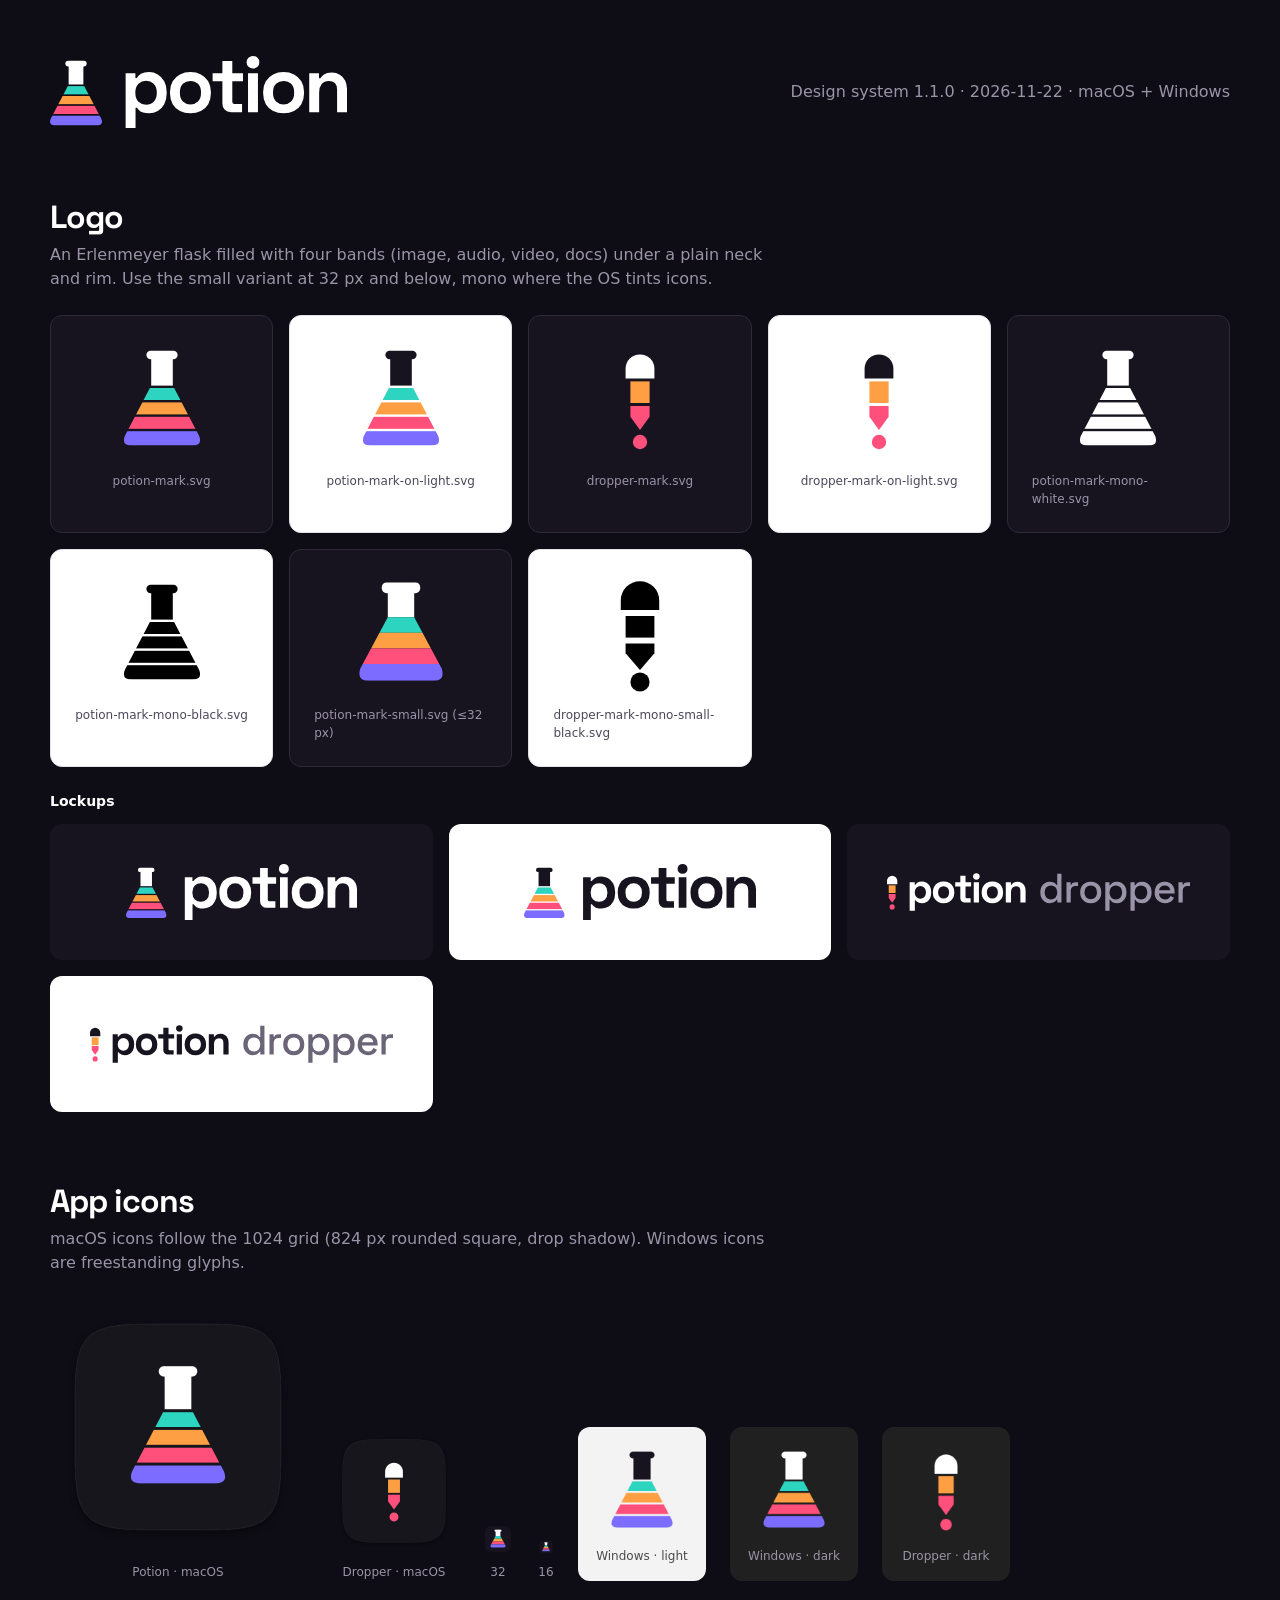
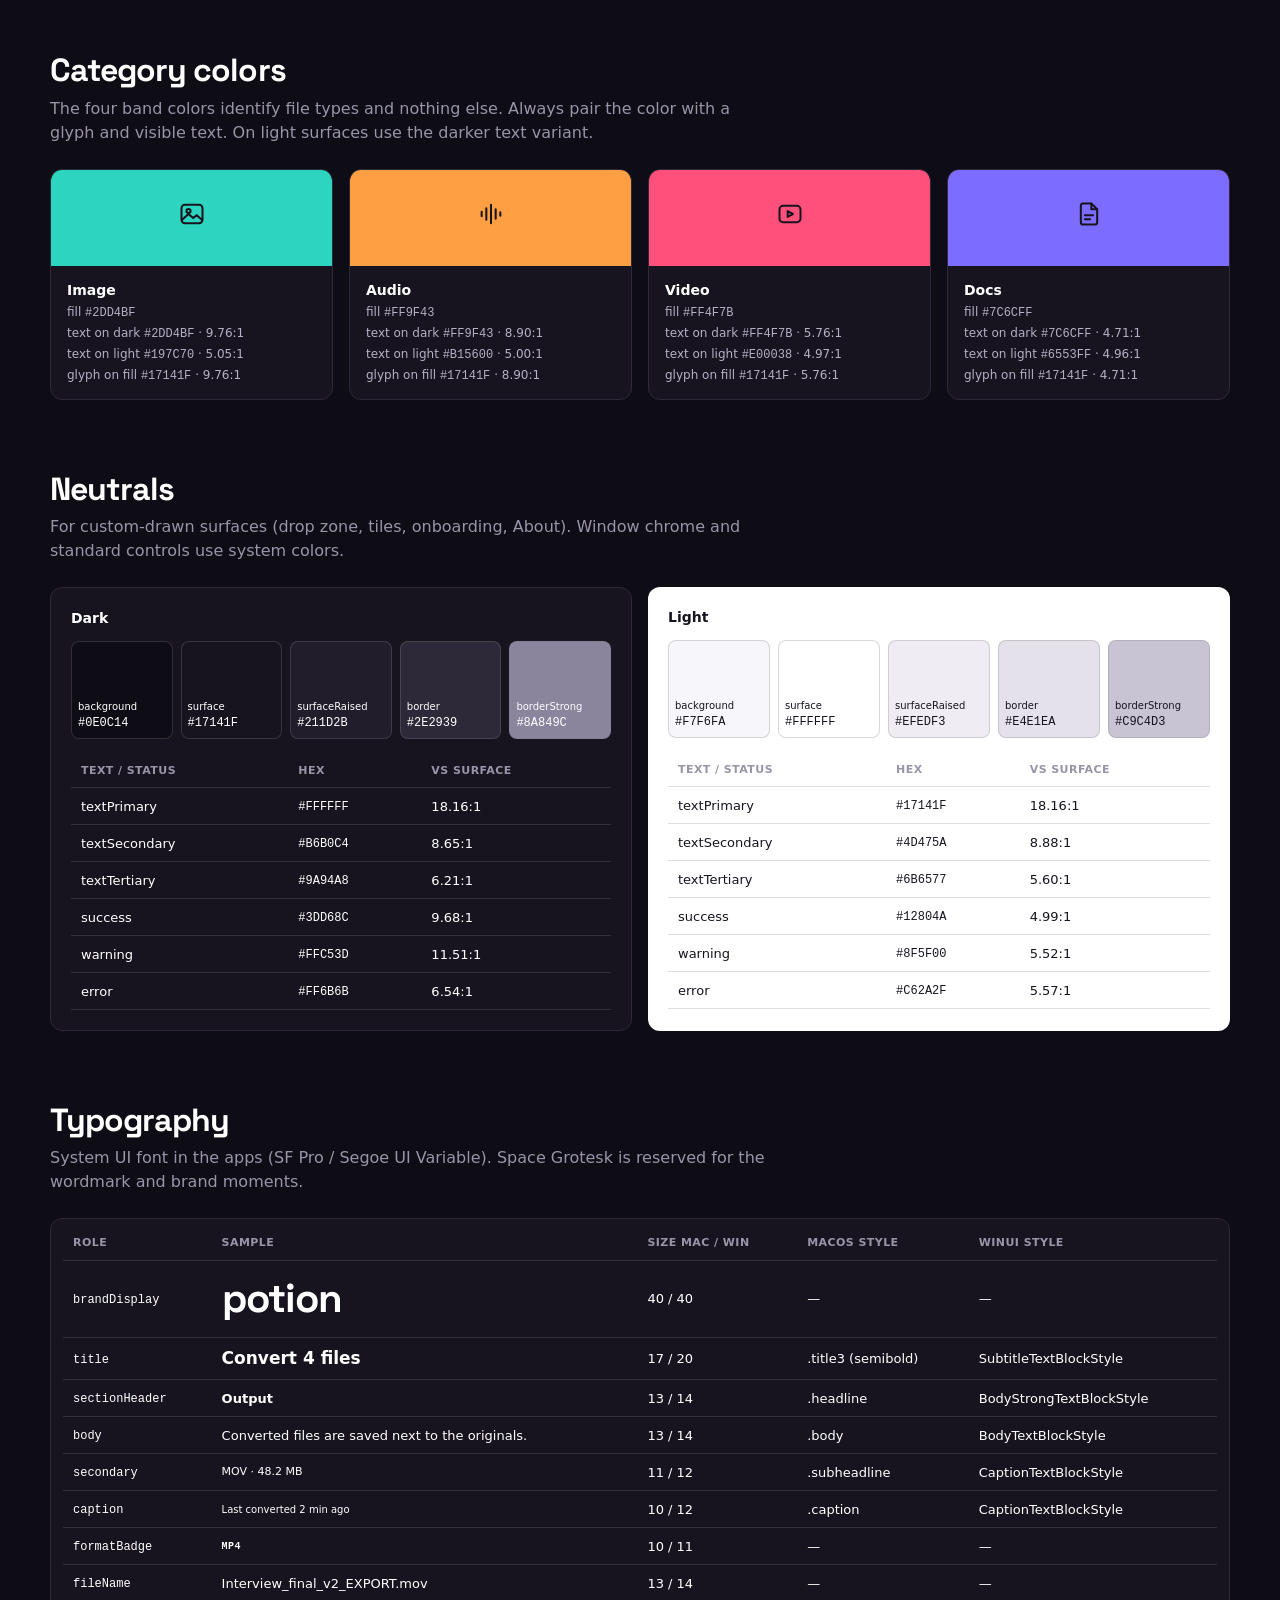
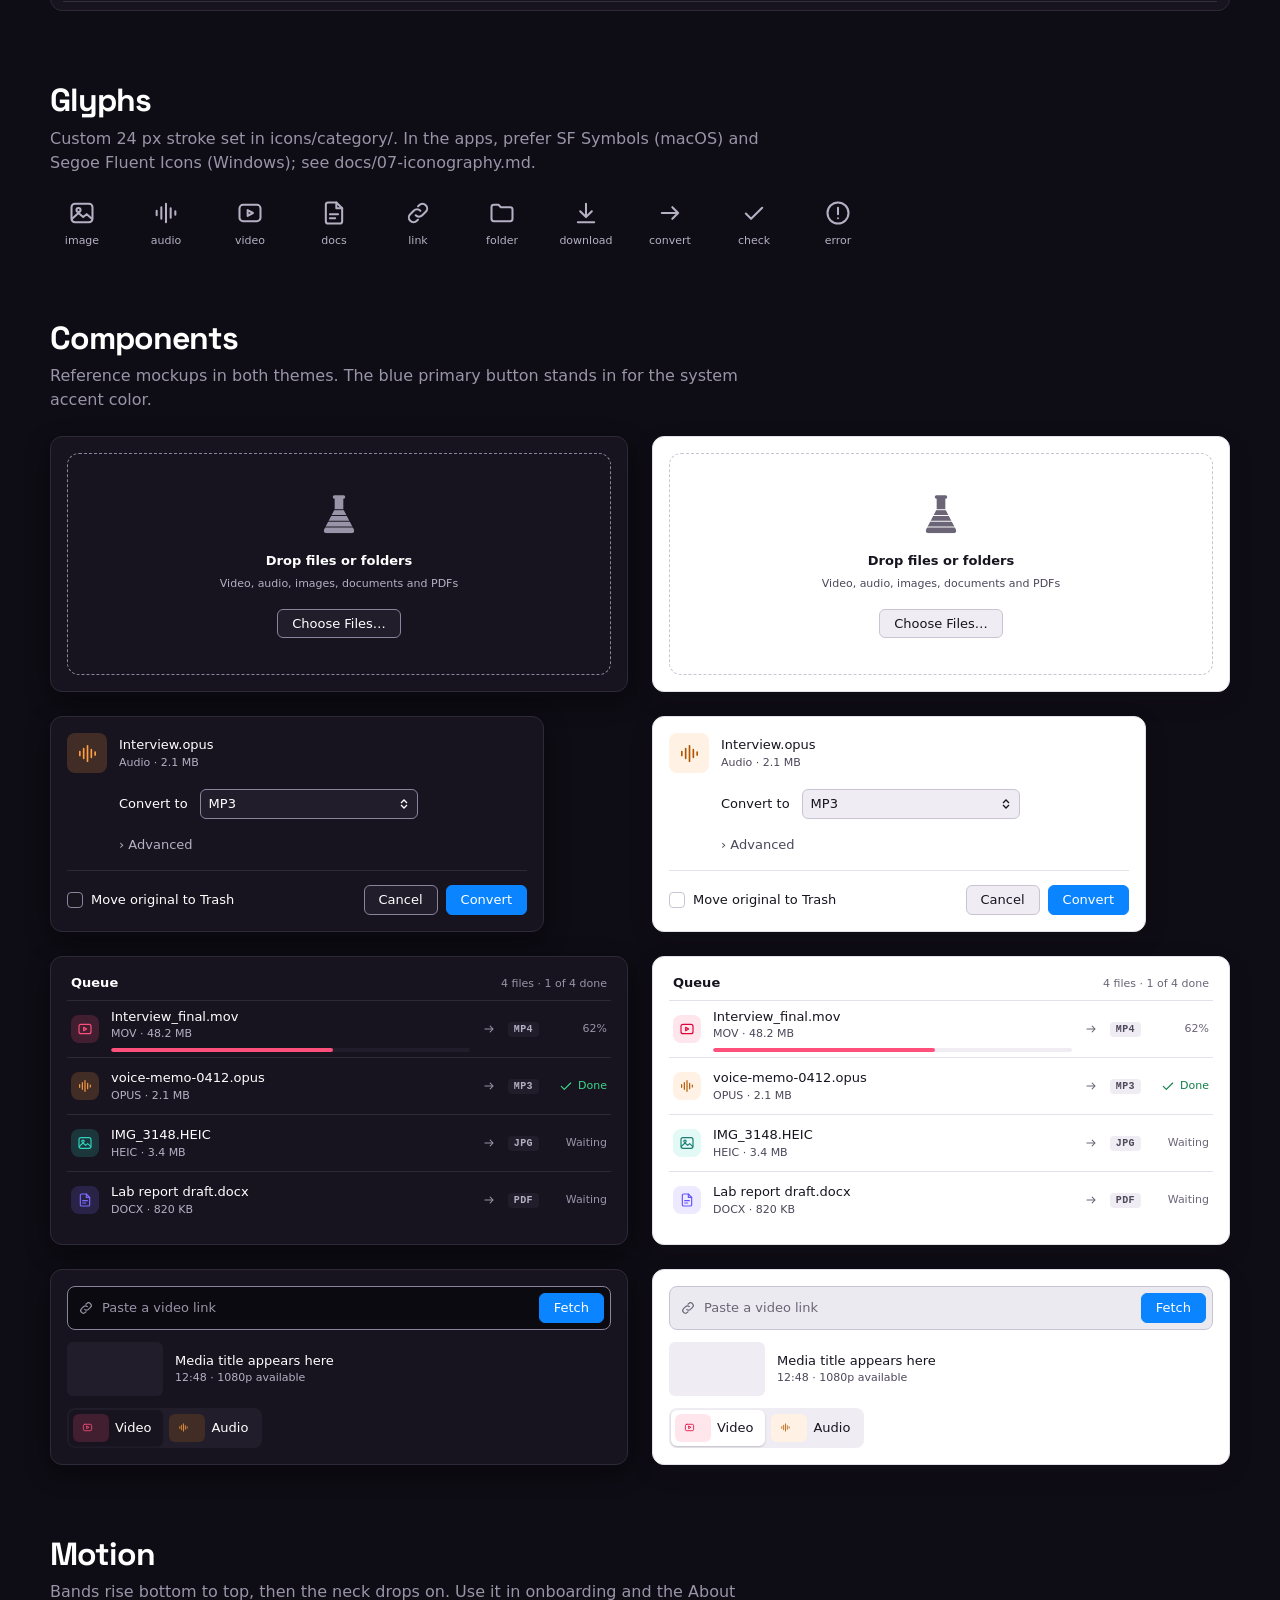
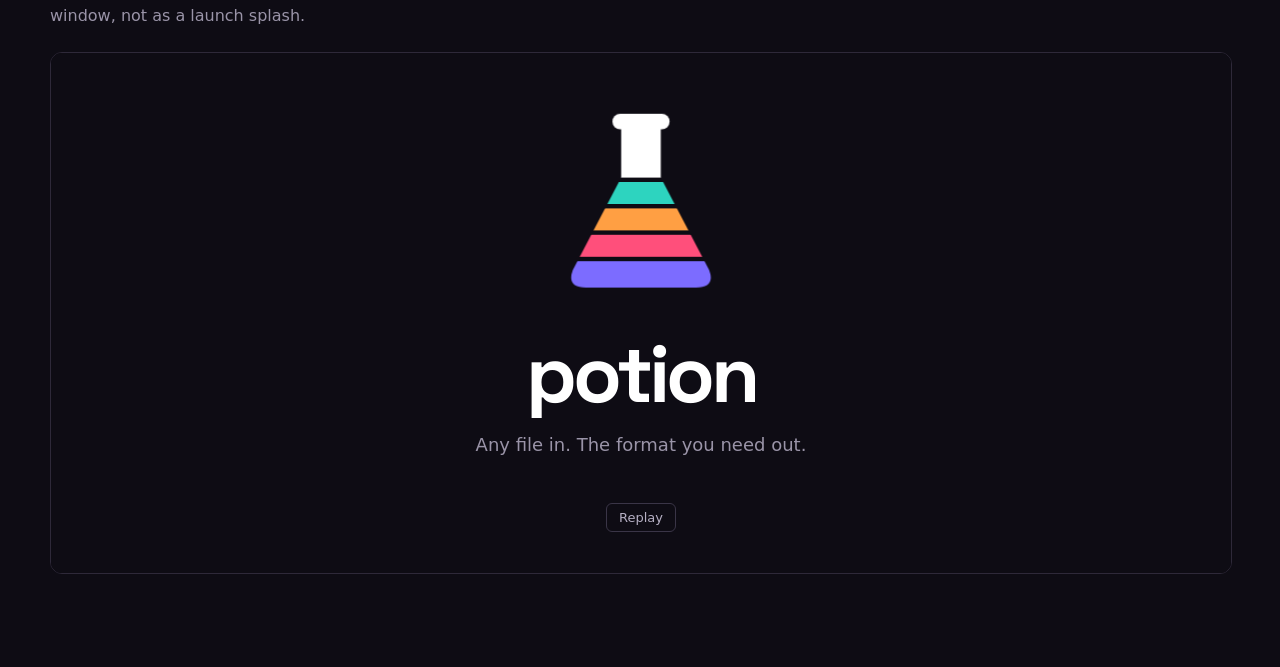
<file: design-system/preview/index.html>
<!doctype html>
<html lang="en">
<head>
<meta charset="utf-8">
<meta name="viewport" content="width=device-width,initial-scale=1">
<title>Potion Design System 1.1.0</title>
<link rel="stylesheet" href="../tokens/tokens.css">
<style>
body{margin:0;background:#0E0C14;color:#fff;font-family:var(--potion-font-ui);line-height:1.5}
.wrap{max-width:1180px;margin:0 auto;padding:56px 32px 96px}
header{display:flex;align-items:center;justify-content:space-between;gap:24px;flex-wrap:wrap;margin-bottom:56px}
header img{height:72px}
header p{margin:0;color:#9A94A8}
h2{font:700 32px/1.1 var(--potion-font-brand);letter-spacing:-0.03em;margin:72px 0 8px}
h2+p{color:#9A94A8;margin:0 0 24px;max-width:720px}
h3{font-size:14px;margin:0 0 12px}
code{font-family:var(--potion-font-mono);font-size:12px}
.grid{display:grid;grid-template-columns:repeat(auto-fill,minmax(220px,1fr));gap:16px}
.card-l{border-radius:12px;padding:24px;display:flex;flex-direction:column;align-items:center;gap:12px;font-size:12px;color:#9A94A8;border:1px solid #2E2939}
.card-l.d{background:#17141F} .card-l.l{background:#fff;color:#4D475A;border-color:#E4E1EA}
.card-l img{height:120px}
.lockups{display:grid;grid-template-columns:repeat(auto-fit,minmax(320px,1fr));gap:16px}
.lockups div{border-radius:12px;padding:40px;display:flex;align-items:center;justify-content:center}
.lockups img{height:56px;max-width:100%}
.cats{display:grid;grid-template-columns:repeat(auto-fit,minmax(250px,1fr));gap:16px}
.cat{background:#17141F;border:1px solid #2E2939;border-radius:12px;overflow:hidden}
.cat .sw{height:96px;display:flex;align-items:center;justify-content:center}
.cat .meta{padding:14px 16px;display:flex;flex-direction:column;gap:2px;font-size:12px;color:#B6B0C4}
.cat .meta strong{color:#fff;font-size:14px}
.neutrals{display:grid;grid-template-columns:repeat(auto-fit,minmax(420px,1fr));gap:16px}
.neutral{border-radius:12px;padding:20px} .neutral.dark{background:#17141F;border:1px solid #2E2939} .neutral.light{background:#fff;color:#17141F}
.nrow{display:flex;gap:8px;margin-bottom:16px}
.nsw{flex:1;height:84px;border-radius:8px;display:flex;align-items:flex-end;padding:6px;font-size:10px;border:1px solid rgba(128,128,128,.3)}
.neutral.dark .nsw span{color:#fff} .neutral.light .nsw span{color:#17141F}
table{width:100%;border-collapse:collapse;font-size:13px} th,td{text-align:left;padding:8px 10px;border-bottom:1px solid rgba(128,128,128,.25);vertical-align:middle}
th{font-size:11px;text-transform:uppercase;letter-spacing:.04em;color:#9A94A8}
.typetable{background:#17141F;border:1px solid #2E2939;border-radius:12px;padding:8px 12px}
.comps{display:grid;grid-template-columns:repeat(auto-fit,minmax(460px,1fr));gap:24px}
.win{background:var(--potion-surface);color:var(--potion-textPrimary);border:1px solid var(--potion-border);border-radius:12px;padding:16px;box-shadow:var(--potion-shadow-popover)}
.tile{display:inline-flex;align-items:center;justify-content:center;border-radius:8px;flex-shrink:0}
.fname{font-weight:500;font-size:13px;white-space:nowrap;overflow:hidden;text-overflow:ellipsis}
.fmeta{font-size:11px;color:var(--potion-textSecondary)}
.qhead{display:flex;justify-content:space-between;align-items:baseline;font-size:13px;padding:0 4px 8px;border-bottom:1px solid var(--potion-border)}
.qhead span{font-size:11px;color:var(--potion-textTertiary)}
.qrow{display:flex;align-items:center;gap:12px;height:56px;padding:0 4px;border-bottom:1px solid var(--potion-border)}
.qrow:last-child{border-bottom:0}
.qmain{flex:1;min-width:0}
.bar{height:4px;border-radius:2px;background:var(--potion-surfaceRaised);margin-top:5px;overflow:hidden} .bar i{display:block;height:100%;border-radius:2px}
.arrow{color:var(--potion-textTertiary);display:inline-flex}
.badge{font:600 10px var(--potion-font-mono);letter-spacing:.04em;padding:2px 6px;border-radius:4px;background:var(--potion-surfaceRaised);color:var(--potion-textSecondary)}
.st{font-size:11px;color:var(--potion-textTertiary);width:56px;text-align:right}
.ok{font-size:11px;color:var(--potion-success);display:inline-flex;align-items:center;gap:4px;width:56px;justify-content:flex-end}
.sheet{max-width:460px;display:flex;flex-direction:column;gap:16px}
.srow{display:flex;gap:12px;align-items:center}
.field{display:flex;align-items:center;gap:12px;font-size:13px;padding-left:52px}
.popup{display:inline-flex;align-items:center;justify-content:space-between;gap:8px;min-width:200px;padding:4px 8px;border-radius:6px;background:var(--potion-surfaceRaised);border:1px solid var(--potion-borderStrong);font-size:13px}
.disclosure{font-size:13px;color:var(--potion-textSecondary);padding-left:52px}
.sfoot{display:flex;justify-content:space-between;align-items:center;border-top:1px solid var(--potion-border);padding-top:14px;font-size:13px}
.chk{display:flex;align-items:center;gap:8px} .box{width:14px;height:14px;border-radius:4px;border:1px solid var(--potion-borderStrong)}
.btns{display:flex;gap:8px}
.btn{display:inline-block;font-size:13px;padding:4px 14px;border-radius:6px;background:var(--potion-surfaceRaised);border:1px solid var(--potion-borderStrong)}
.btn.primary{background:#0A84FF;border-color:#0A84FF;color:#fff}
.dz{display:flex} .dzin{flex:1;min-height:220px;border:1.5px dashed var(--potion-borderStrong);border-radius:12px;display:flex;flex-direction:column;align-items:center;justify-content:center;gap:6px;font-size:13px}
.dzmark{color:var(--potion-textTertiary);width:48px;height:48px;margin-bottom:6px} .dzmark svg{width:48px;height:48px}
.dzin .btn{margin-top:10px}
.dr{display:flex;flex-direction:column;gap:12px}
.url{display:flex;align-items:center;gap:8px;padding:6px 6px 6px 10px;border-radius:8px;border:1px solid var(--potion-borderStrong);background:var(--potion-surfaceSunken)}
.url .ic{color:var(--potion-textTertiary);display:inline-flex} .url .ph{flex:1;font-size:13px;color:var(--potion-textTertiary)}
.card{display:flex;gap:12px;align-items:center} .thumb{width:96px;height:54px;border-radius:6px;background:var(--potion-surfaceRaised)}
.seg{display:inline-flex;padding:2px;border-radius:8px;background:var(--potion-surfaceRaised);gap:2px;align-self:flex-start}
.seg span{display:inline-flex;align-items:center;gap:6px;font-size:13px;padding:4px 12px 4px 4px;border-radius:6px} .seg .on{background:var(--potion-surface);box-shadow:0 1px 2px rgba(0,0,0,.2)}
.icons{display:flex;gap:24px;align-items:flex-end;flex-wrap:wrap} .icons figure{margin:0;text-align:center;font-size:12px;color:#9A94A8}
.icons img{display:block;margin:0 auto 8px}
.glyphs{display:flex;gap:20px;flex-wrap:wrap;color:#B6B0C4;font-size:11px} .glyphs div{display:flex;flex-direction:column;align-items:center;gap:6px;width:64px}
iframe{width:100%;height:520px;border:1px solid #2E2939;border-radius:12px}
</style>
</head>
<body>
<div class="wrap">
<header><img src="../logos/svg/potion-lockup-on-dark.svg" alt="Potion"><p>Design system 1.1.0 · 2026-11-22 · macOS + Windows</p></header>

<h2>Logo</h2>
<p>An Erlenmeyer flask filled with four bands (image, audio, video, docs) under a plain neck and rim. Use the small variant at 32 px and below, mono where the OS tints icons.</p>
<div class="grid">
<div class="card-l d"><img src="../logos/svg/potion-mark.svg" alt="">potion-mark.svg</div>
<div class="card-l l"><img src="../logos/svg/potion-mark-on-light.svg" alt="">potion-mark-on-light.svg</div>
<div class="card-l d"><img src="../logos/svg/dropper-mark.svg" alt="">dropper-mark.svg</div>
<div class="card-l l"><img src="../logos/svg/dropper-mark-on-light.svg" alt="">dropper-mark-on-light.svg</div>
<div class="card-l d"><img src="../logos/svg/potion-mark-mono-white.svg" alt="">potion-mark-mono-white.svg</div>
<div class="card-l l"><img src="../logos/svg/potion-mark-mono-black.svg" alt="">potion-mark-mono-black.svg</div>
<div class="card-l d"><img src="../logos/svg/potion-mark-small.svg" alt="">potion-mark-small.svg (≤32 px)</div>
<div class="card-l l"><img src="../logos/svg/dropper-mark-mono-small-black.svg" alt="">dropper-mark-mono-small-black.svg</div>
</div>
<h3 style="margin-top:24px">Lockups</h3>
<div class="lockups">
<div style="background:#17141F"><img src="../logos/svg/potion-lockup-on-dark.svg" alt="Potion"></div>
<div style="background:#fff"><img src="../logos/svg/potion-lockup-on-light.svg" alt="Potion"></div>
<div style="background:#17141F"><img src="../logos/svg/dropper-lockup-on-dark.svg" alt="Potion Dropper"></div>
<div style="background:#fff"><img src="../logos/svg/dropper-lockup-on-light.svg" alt="Potion Dropper"></div>
</div>

<h2>App icons</h2>
<p>macOS icons follow the 1024 grid (824 px rounded square, drop shadow). Windows icons are freestanding glyphs.</p>
<div class="icons">
<figure><img src="../macos/Potion/Assets.xcassets/AppIcon.appiconset/icon_256x256.png" width="256" height="256" alt="">Potion · macOS</figure>
<figure><img src="../macos/PotionDropper/Assets.xcassets/AppIcon.appiconset/icon_128x128@2x.png" width="128" height="128" alt="">Dropper · macOS</figure>
<figure><img src="../macos/Potion/Assets.xcassets/AppIcon.appiconset/icon_32x32.png" width="32" height="32" alt="">32</figure>
<figure><img src="../macos/Potion/Assets.xcassets/AppIcon.appiconset/icon_16x16.png" width="16" height="16" alt="">16</figure>
<figure style="background:#F3F3F3;padding:16px;border-radius:12px;color:#4A4A4A"><img src="../windows/Potion/Assets/Square44x44Logo.targetsize-256_altform-lightunplated.png" width="96" height="96" alt="">Windows · light</figure>
<figure style="background:#202020;padding:16px;border-radius:12px"><img src="../windows/Potion/Assets/Square44x44Logo.targetsize-256_altform-unplated.png" width="96" height="96" alt="">Windows · dark</figure>
<figure style="background:#202020;padding:16px;border-radius:12px"><img src="../windows/PotionDropper/Assets/Square44x44Logo.targetsize-256_altform-unplated.png" width="96" height="96" alt="">Dropper · dark</figure>
</div>

<h2>Category colors</h2>
<p>The four band colors identify file types and nothing else. Always pair the color with a glyph and visible text. On light surfaces use the darker text variant.</p>
<div class="cats"><div class="cat">
  <div class="sw" style="background:#2DD4BF"><span style="color:#17141F"><svg xmlns="http://www.w3.org/2000/svg" viewBox="0 0 24 24" width="28" height="28" fill="none" stroke="#17141F" stroke-width="1.75" stroke-linecap="round" stroke-linejoin="round" aria-hidden="true"><rect x="3" y="4" width="18" height="16" rx="3"/><circle cx="9" cy="9.5" r="1.75"/><path d="M3.5 17 9 12l4 3.5 3-2.5 4.5 4"/></svg></span></div>
  <div class="meta"><strong>Image</strong>
  <span>fill <code>#2DD4BF</code></span>
  <span>text on dark <code>#2DD4BF</code> · 9.76:1</span>
  <span>text on light <code>#197C70</code> · 5.05:1</span>
  <span>glyph on fill <code>#17141F</code> · 9.76:1</span></div>
</div><div class="cat">
  <div class="sw" style="background:#FF9F43"><span style="color:#17141F"><svg xmlns="http://www.w3.org/2000/svg" viewBox="0 0 24 24" width="28" height="28" fill="none" stroke="#17141F" stroke-width="1.75" stroke-linecap="round" stroke-linejoin="round" aria-hidden="true"><path d="M4 10v4M8 7v10M12 4v16M16 8v8M20 10.5v3"/></svg></span></div>
  <div class="meta"><strong>Audio</strong>
  <span>fill <code>#FF9F43</code></span>
  <span>text on dark <code>#FF9F43</code> · 8.90:1</span>
  <span>text on light <code>#B15600</code> · 5.00:1</span>
  <span>glyph on fill <code>#17141F</code> · 8.90:1</span></div>
</div><div class="cat">
  <div class="sw" style="background:#FF4F7B"><span style="color:#17141F"><svg xmlns="http://www.w3.org/2000/svg" viewBox="0 0 24 24" width="28" height="28" fill="none" stroke="#17141F" stroke-width="1.75" stroke-linecap="round" stroke-linejoin="round" aria-hidden="true"><rect x="3" y="5" width="18" height="14" rx="3"/><path d="M10 9.5v5l4.5-2.5z"/></svg></span></div>
  <div class="meta"><strong>Video</strong>
  <span>fill <code>#FF4F7B</code></span>
  <span>text on dark <code>#FF4F7B</code> · 5.76:1</span>
  <span>text on light <code>#E00038</code> · 4.97:1</span>
  <span>glyph on fill <code>#17141F</code> · 5.76:1</span></div>
</div><div class="cat">
  <div class="sw" style="background:#7C6CFF"><span style="color:#17141F"><svg xmlns="http://www.w3.org/2000/svg" viewBox="0 0 24 24" width="28" height="28" fill="none" stroke="#17141F" stroke-width="1.75" stroke-linecap="round" stroke-linejoin="round" aria-hidden="true"><path d="M7 3h7l5 5v11a2 2 0 0 1-2 2H7a2 2 0 0 1-2-2V5a2 2 0 0 1 2-2z"/><path d="M14 3v5h5M8.5 13h7M8.5 16.5H13"/></svg></span></div>
  <div class="meta"><strong>Docs</strong>
  <span>fill <code>#7C6CFF</code></span>
  <span>text on dark <code>#7C6CFF</code> · 4.71:1</span>
  <span>text on light <code>#6553FF</code> · 4.96:1</span>
  <span>glyph on fill <code>#17141F</code> · 4.71:1</span></div>
</div></div>

<h2>Neutrals</h2>
<p>For custom-drawn surfaces (drop zone, tiles, onboarding, About). Window chrome and standard controls use system colors.</p>
<div class="neutrals"><div class="neutral dark"><h3>Dark</h3><div class="nrow"><div class="nsw" style="background:#0E0C14"><span>background<br><code>#0E0C14</code></span></div><div class="nsw" style="background:#17141F"><span>surface<br><code>#17141F</code></span></div><div class="nsw" style="background:#211D2B"><span>surfaceRaised<br><code>#211D2B</code></span></div><div class="nsw" style="background:#2E2939"><span>border<br><code>#2E2939</code></span></div><div class="nsw" style="background:#8A849C"><span>borderStrong<br><code>#8A849C</code></span></div></div><table><tr><th>Text / status</th><th>Hex</th><th>vs surface</th></tr><tr><td>textPrimary</td><td><code>#FFFFFF</code></td><td>18.16:1</td></tr><tr><td>textSecondary</td><td><code>#B6B0C4</code></td><td>8.65:1</td></tr><tr><td>textTertiary</td><td><code>#9A94A8</code></td><td>6.21:1</td></tr><tr><td>success</td><td><code>#3DD68C</code></td><td>9.68:1</td></tr><tr><td>warning</td><td><code>#FFC53D</code></td><td>11.51:1</td></tr><tr><td>error</td><td><code>#FF6B6B</code></td><td>6.54:1</td></tr></table></div><div class="neutral light"><h3>Light</h3><div class="nrow"><div class="nsw" style="background:#F7F6FA"><span>background<br><code>#F7F6FA</code></span></div><div class="nsw" style="background:#FFFFFF"><span>surface<br><code>#FFFFFF</code></span></div><div class="nsw" style="background:#EFEDF3"><span>surfaceRaised<br><code>#EFEDF3</code></span></div><div class="nsw" style="background:#E4E1EA"><span>border<br><code>#E4E1EA</code></span></div><div class="nsw" style="background:#C9C4D3"><span>borderStrong<br><code>#C9C4D3</code></span></div></div><table><tr><th>Text / status</th><th>Hex</th><th>vs surface</th></tr><tr><td>textPrimary</td><td><code>#17141F</code></td><td>18.16:1</td></tr><tr><td>textSecondary</td><td><code>#4D475A</code></td><td>8.88:1</td></tr><tr><td>textTertiary</td><td><code>#6B6577</code></td><td>5.60:1</td></tr><tr><td>success</td><td><code>#12804A</code></td><td>4.99:1</td></tr><tr><td>warning</td><td><code>#8F5F00</code></td><td>5.52:1</td></tr><tr><td>error</td><td><code>#C62A2F</code></td><td>5.57:1</td></tr></table></div></div>

<h2>Typography</h2>
<p>System UI font in the apps (SF Pro / Segoe UI Variable). Space Grotesk is reserved for the wordmark and brand moments.</p>
<div class="typetable"><table><tr><th>Role</th><th>Sample</th><th>Size mac / win</th><th>macOS style</th><th>WinUI style</th></tr><tr><td><code>brandDisplay</code></td><td style="font-family:var(--potion-font-brand);font-weight:700;font-size:40px;letter-spacing:-0.03em;">potion</td><td>40 / 40</td><td>—</td><td>—</td></tr><tr><td><code>title</code></td><td style="font-family:var(--potion-font-ui);font-weight:600;font-size:17px;">Convert 4 files</td><td>17 / 20</td><td>.title3 (semibold)</td><td>SubtitleTextBlockStyle</td></tr><tr><td><code>sectionHeader</code></td><td style="font-family:var(--potion-font-ui);font-weight:600;font-size:13px;">Output</td><td>13 / 14</td><td>.headline</td><td>BodyStrongTextBlockStyle</td></tr><tr><td><code>body</code></td><td style="font-family:var(--potion-font-ui);font-weight:400;font-size:13px;">Converted files are saved next to the originals.</td><td>13 / 14</td><td>.body</td><td>BodyTextBlockStyle</td></tr><tr><td><code>secondary</code></td><td style="font-family:var(--potion-font-ui);font-weight:400;font-size:11px;">MOV · 48.2 MB</td><td>11 / 12</td><td>.subheadline</td><td>CaptionTextBlockStyle</td></tr><tr><td><code>caption</code></td><td style="font-family:var(--potion-font-ui);font-weight:400;font-size:10px;">Last converted 2 min ago</td><td>10 / 12</td><td>.caption</td><td>CaptionTextBlockStyle</td></tr><tr><td><code>formatBadge</code></td><td style="font-family:var(--potion-font-mono);font-weight:600;font-size:10px;letter-spacing:0.04em;text-transform:uppercase;">MP4</td><td>10 / 11</td><td>—</td><td>—</td></tr><tr><td><code>fileName</code></td><td style="font-family:var(--potion-font-ui);font-weight:500;font-size:13px;">Interview_final_v2_EXPORT.mov</td><td>13 / 14</td><td>—</td><td>—</td></tr></table></div>

<h2>Glyphs</h2>
<p>Custom 24 px stroke set in icons/category/. In the apps, prefer SF Symbols (macOS) and Segoe Fluent Icons (Windows); see docs/07-iconography.md.</p>
<div class="glyphs"><div><svg xmlns="http://www.w3.org/2000/svg" viewBox="0 0 24 24" width="28" height="28" fill="none" stroke="currentColor" stroke-width="1.75" stroke-linecap="round" stroke-linejoin="round" aria-hidden="true"><rect x="3" y="4" width="18" height="16" rx="3"/><circle cx="9" cy="9.5" r="1.75"/><path d="M3.5 17 9 12l4 3.5 3-2.5 4.5 4"/></svg><span>image</span></div><div><svg xmlns="http://www.w3.org/2000/svg" viewBox="0 0 24 24" width="28" height="28" fill="none" stroke="currentColor" stroke-width="1.75" stroke-linecap="round" stroke-linejoin="round" aria-hidden="true"><path d="M4 10v4M8 7v10M12 4v16M16 8v8M20 10.5v3"/></svg><span>audio</span></div><div><svg xmlns="http://www.w3.org/2000/svg" viewBox="0 0 24 24" width="28" height="28" fill="none" stroke="currentColor" stroke-width="1.75" stroke-linecap="round" stroke-linejoin="round" aria-hidden="true"><rect x="3" y="5" width="18" height="14" rx="3"/><path d="M10 9.5v5l4.5-2.5z"/></svg><span>video</span></div><div><svg xmlns="http://www.w3.org/2000/svg" viewBox="0 0 24 24" width="28" height="28" fill="none" stroke="currentColor" stroke-width="1.75" stroke-linecap="round" stroke-linejoin="round" aria-hidden="true"><path d="M7 3h7l5 5v11a2 2 0 0 1-2 2H7a2 2 0 0 1-2-2V5a2 2 0 0 1 2-2z"/><path d="M14 3v5h5M8.5 13h7M8.5 16.5H13"/></svg><span>docs</span></div><div><svg xmlns="http://www.w3.org/2000/svg" viewBox="0 0 24 24" width="28" height="28" fill="none" stroke="currentColor" stroke-width="1.75" stroke-linecap="round" stroke-linejoin="round" aria-hidden="true"><path d="M10 14a4 4 0 0 0 5.66 0l3-3a4 4 0 0 0-5.66-5.66l-1 1"/><path d="M14 10a4 4 0 0 0-5.66 0l-3 3a4 4 0 0 0 5.66 5.66l1-1"/></svg><span>link</span></div><div><svg xmlns="http://www.w3.org/2000/svg" viewBox="0 0 24 24" width="28" height="28" fill="none" stroke="currentColor" stroke-width="1.75" stroke-linecap="round" stroke-linejoin="round" aria-hidden="true"><path d="M3 7a2 2 0 0 1 2-2h4l2 2h8a2 2 0 0 1 2 2v8a2 2 0 0 1-2 2H5a2 2 0 0 1-2-2z"/></svg><span>folder</span></div><div><svg xmlns="http://www.w3.org/2000/svg" viewBox="0 0 24 24" width="28" height="28" fill="none" stroke="currentColor" stroke-width="1.75" stroke-linecap="round" stroke-linejoin="round" aria-hidden="true"><path d="M12 4v11M7 10.5l5 5 5-5M5 20h14"/></svg><span>download</span></div><div><svg xmlns="http://www.w3.org/2000/svg" viewBox="0 0 24 24" width="28" height="28" fill="none" stroke="currentColor" stroke-width="1.75" stroke-linecap="round" stroke-linejoin="round" aria-hidden="true"><path d="M5 12h14M14 7l5 5-5 5"/></svg><span>convert</span></div><div><svg xmlns="http://www.w3.org/2000/svg" viewBox="0 0 24 24" width="28" height="28" fill="none" stroke="currentColor" stroke-width="1.75" stroke-linecap="round" stroke-linejoin="round" aria-hidden="true"><path d="M5 12.5l4.5 4.5L19 7.5"/></svg><span>check</span></div><div><svg xmlns="http://www.w3.org/2000/svg" viewBox="0 0 24 24" width="28" height="28" fill="none" stroke="currentColor" stroke-width="1.75" stroke-linecap="round" stroke-linejoin="round" aria-hidden="true"><circle cx="12" cy="12" r="9"/><path d="M12 7.5v5.5M12 16.5v.01"/></svg><span>error</span></div></div>

<h2>Components</h2>
<p>Reference mockups in both themes. The blue primary button stands in for the system accent color.</p>
<div class="comps">
<div class="win dz" data-theme="dark"><div class="dzin">
  <span class="dzmark"><svg viewBox="0 0 100 100" aria-hidden="true"><defs><clipPath id="dzm"><path d="M41 14 H59 V38 L81 80 Q84 88 75 88 H25 Q16 88 19 80 L41 38 Z"/></clipPath></defs><g clip-path="url(#dzm)"><rect x="10" y="0" width="80" height="38" fill="currentColor"/><rect x="10" y="40" width="80" height="10" fill="currentColor"/><rect x="10" y="52" width="80" height="10" fill="currentColor"/><rect x="10" y="64" width="80" height="10" fill="currentColor"/><rect x="10" y="76" width="80" height="14" fill="currentColor"/></g><rect x="37" y="9" width="26" height="7" rx="3.5" fill="currentColor"/></svg></span>
  <strong>Drop files or folders</strong><span class="fmeta">Video, audio, images, documents and PDFs</span>
  <span class="btn">Choose Files…</span></div></div><div class="win dz" data-theme="light"><div class="dzin">
  <span class="dzmark"><svg viewBox="0 0 100 100" aria-hidden="true"><defs><clipPath id="dzm"><path d="M41 14 H59 V38 L81 80 Q84 88 75 88 H25 Q16 88 19 80 L41 38 Z"/></clipPath></defs><g clip-path="url(#dzm)"><rect x="10" y="0" width="80" height="38" fill="currentColor"/><rect x="10" y="40" width="80" height="10" fill="currentColor"/><rect x="10" y="52" width="80" height="10" fill="currentColor"/><rect x="10" y="64" width="80" height="10" fill="currentColor"/><rect x="10" y="76" width="80" height="14" fill="currentColor"/></g><rect x="37" y="9" width="26" height="7" rx="3.5" fill="currentColor"/></svg></span>
  <strong>Drop files or folders</strong><span class="fmeta">Video, audio, images, documents and PDFs</span>
  <span class="btn">Choose Files…</span></div></div>
<div class="win sheet" data-theme="dark">
  <div class="srow"><span class="tile" style="width:40px;height:40px;background:var(--potion-audio-tint);color:var(--potion-audio-text)"><svg xmlns="http://www.w3.org/2000/svg" viewBox="0 0 24 24" width="23" height="23" fill="none" stroke="currentColor" stroke-width="1.75" stroke-linecap="round" stroke-linejoin="round" aria-hidden="true"><path d="M4 10v4M8 7v10M12 4v16M16 8v8M20 10.5v3"/></svg></span><div><div class="fname">Interview.opus</div><div class="fmeta">Audio · 2.1 MB</div></div></div>
  <label class="field"><span>Convert to</span><span class="popup">MP3 <svg width="10" height="10" viewBox="0 0 10 10" aria-hidden="true"><path d="M2 4l3-3 3 3M2 6l3 3 3-3" fill="none" stroke="currentColor" stroke-width="1.3"/></svg></span></label>
  <div class="disclosure">› Advanced</div>
  <div class="sfoot"><label class="chk"><span class="box"></span> Move original to Trash</label><span class="btns"><span class="btn">Cancel</span><span class="btn primary">Convert</span></span></div>
</div><div class="win sheet" data-theme="light">
  <div class="srow"><span class="tile" style="width:40px;height:40px;background:var(--potion-audio-tint);color:var(--potion-audio-text)"><svg xmlns="http://www.w3.org/2000/svg" viewBox="0 0 24 24" width="23" height="23" fill="none" stroke="currentColor" stroke-width="1.75" stroke-linecap="round" stroke-linejoin="round" aria-hidden="true"><path d="M4 10v4M8 7v10M12 4v16M16 8v8M20 10.5v3"/></svg></span><div><div class="fname">Interview.opus</div><div class="fmeta">Audio · 2.1 MB</div></div></div>
  <label class="field"><span>Convert to</span><span class="popup">MP3 <svg width="10" height="10" viewBox="0 0 10 10" aria-hidden="true"><path d="M2 4l3-3 3 3M2 6l3 3 3-3" fill="none" stroke="currentColor" stroke-width="1.3"/></svg></span></label>
  <div class="disclosure">› Advanced</div>
  <div class="sfoot"><label class="chk"><span class="box"></span> Move original to Trash</label><span class="btns"><span class="btn">Cancel</span><span class="btn primary">Convert</span></span></div>
</div>
<div class="win" data-theme="dark"><div class="qhead"><strong>Queue</strong><span>4 files · 1 of 4 done</span></div><div class="qrow"><span class="tile" style="width:28px;height:28px;background:var(--potion-video-tint);color:var(--potion-video-text)"><svg xmlns="http://www.w3.org/2000/svg" viewBox="0 0 24 24" width="16" height="16" fill="none" stroke="currentColor" stroke-width="1.75" stroke-linecap="round" stroke-linejoin="round" aria-hidden="true"><rect x="3" y="5" width="18" height="14" rx="3"/><path d="M10 9.5v5l4.5-2.5z"/></svg></span><div class="qmain"><div class="fname">Interview_final.mov</div><div class="fmeta">MOV · 48.2 MB</div><div class="bar"><i style="width:62%;background:var(--potion-video-fill)"></i></div></div><span class="arrow"><svg xmlns="http://www.w3.org/2000/svg" viewBox="0 0 24 24" width="14" height="14" fill="none" stroke="currentColor" stroke-width="1.75" stroke-linecap="round" stroke-linejoin="round" aria-hidden="true"><path d="M5 12h14M14 7l5 5-5 5"/></svg></span><span class="badge">MP4</span><span class="st">62%</span></div><div class="qrow"><span class="tile" style="width:28px;height:28px;background:var(--potion-audio-tint);color:var(--potion-audio-text)"><svg xmlns="http://www.w3.org/2000/svg" viewBox="0 0 24 24" width="16" height="16" fill="none" stroke="currentColor" stroke-width="1.75" stroke-linecap="round" stroke-linejoin="round" aria-hidden="true"><path d="M4 10v4M8 7v10M12 4v16M16 8v8M20 10.5v3"/></svg></span><div class="qmain"><div class="fname">voice-memo-0412.opus</div><div class="fmeta">OPUS · 2.1 MB</div></div><span class="arrow"><svg xmlns="http://www.w3.org/2000/svg" viewBox="0 0 24 24" width="14" height="14" fill="none" stroke="currentColor" stroke-width="1.75" stroke-linecap="round" stroke-linejoin="round" aria-hidden="true"><path d="M5 12h14M14 7l5 5-5 5"/></svg></span><span class="badge">MP3</span><span class="ok"><svg xmlns="http://www.w3.org/2000/svg" viewBox="0 0 24 24" width="16" height="16" fill="none" stroke="currentColor" stroke-width="1.75" stroke-linecap="round" stroke-linejoin="round" aria-hidden="true"><path d="M5 12.5l4.5 4.5L19 7.5"/></svg> Done</span></div><div class="qrow"><span class="tile" style="width:28px;height:28px;background:var(--potion-image-tint);color:var(--potion-image-text)"><svg xmlns="http://www.w3.org/2000/svg" viewBox="0 0 24 24" width="16" height="16" fill="none" stroke="currentColor" stroke-width="1.75" stroke-linecap="round" stroke-linejoin="round" aria-hidden="true"><rect x="3" y="4" width="18" height="16" rx="3"/><circle cx="9" cy="9.5" r="1.75"/><path d="M3.5 17 9 12l4 3.5 3-2.5 4.5 4"/></svg></span><div class="qmain"><div class="fname">IMG_3148.HEIC</div><div class="fmeta">HEIC · 3.4 MB</div></div><span class="arrow"><svg xmlns="http://www.w3.org/2000/svg" viewBox="0 0 24 24" width="14" height="14" fill="none" stroke="currentColor" stroke-width="1.75" stroke-linecap="round" stroke-linejoin="round" aria-hidden="true"><path d="M5 12h14M14 7l5 5-5 5"/></svg></span><span class="badge">JPG</span><span class="st">Waiting</span></div><div class="qrow"><span class="tile" style="width:28px;height:28px;background:var(--potion-docs-tint);color:var(--potion-docs-text)"><svg xmlns="http://www.w3.org/2000/svg" viewBox="0 0 24 24" width="16" height="16" fill="none" stroke="currentColor" stroke-width="1.75" stroke-linecap="round" stroke-linejoin="round" aria-hidden="true"><path d="M7 3h7l5 5v11a2 2 0 0 1-2 2H7a2 2 0 0 1-2-2V5a2 2 0 0 1 2-2z"/><path d="M14 3v5h5M8.5 13h7M8.5 16.5H13"/></svg></span><div class="qmain"><div class="fname">Lab report draft.docx</div><div class="fmeta">DOCX · 820 KB</div></div><span class="arrow"><svg xmlns="http://www.w3.org/2000/svg" viewBox="0 0 24 24" width="14" height="14" fill="none" stroke="currentColor" stroke-width="1.75" stroke-linecap="round" stroke-linejoin="round" aria-hidden="true"><path d="M5 12h14M14 7l5 5-5 5"/></svg></span><span class="badge">PDF</span><span class="st">Waiting</span></div></div><div class="win" data-theme="light"><div class="qhead"><strong>Queue</strong><span>4 files · 1 of 4 done</span></div><div class="qrow"><span class="tile" style="width:28px;height:28px;background:var(--potion-video-tint);color:var(--potion-video-text)"><svg xmlns="http://www.w3.org/2000/svg" viewBox="0 0 24 24" width="16" height="16" fill="none" stroke="currentColor" stroke-width="1.75" stroke-linecap="round" stroke-linejoin="round" aria-hidden="true"><rect x="3" y="5" width="18" height="14" rx="3"/><path d="M10 9.5v5l4.5-2.5z"/></svg></span><div class="qmain"><div class="fname">Interview_final.mov</div><div class="fmeta">MOV · 48.2 MB</div><div class="bar"><i style="width:62%;background:var(--potion-video-fill)"></i></div></div><span class="arrow"><svg xmlns="http://www.w3.org/2000/svg" viewBox="0 0 24 24" width="14" height="14" fill="none" stroke="currentColor" stroke-width="1.75" stroke-linecap="round" stroke-linejoin="round" aria-hidden="true"><path d="M5 12h14M14 7l5 5-5 5"/></svg></span><span class="badge">MP4</span><span class="st">62%</span></div><div class="qrow"><span class="tile" style="width:28px;height:28px;background:var(--potion-audio-tint);color:var(--potion-audio-text)"><svg xmlns="http://www.w3.org/2000/svg" viewBox="0 0 24 24" width="16" height="16" fill="none" stroke="currentColor" stroke-width="1.75" stroke-linecap="round" stroke-linejoin="round" aria-hidden="true"><path d="M4 10v4M8 7v10M12 4v16M16 8v8M20 10.5v3"/></svg></span><div class="qmain"><div class="fname">voice-memo-0412.opus</div><div class="fmeta">OPUS · 2.1 MB</div></div><span class="arrow"><svg xmlns="http://www.w3.org/2000/svg" viewBox="0 0 24 24" width="14" height="14" fill="none" stroke="currentColor" stroke-width="1.75" stroke-linecap="round" stroke-linejoin="round" aria-hidden="true"><path d="M5 12h14M14 7l5 5-5 5"/></svg></span><span class="badge">MP3</span><span class="ok"><svg xmlns="http://www.w3.org/2000/svg" viewBox="0 0 24 24" width="16" height="16" fill="none" stroke="currentColor" stroke-width="1.75" stroke-linecap="round" stroke-linejoin="round" aria-hidden="true"><path d="M5 12.5l4.5 4.5L19 7.5"/></svg> Done</span></div><div class="qrow"><span class="tile" style="width:28px;height:28px;background:var(--potion-image-tint);color:var(--potion-image-text)"><svg xmlns="http://www.w3.org/2000/svg" viewBox="0 0 24 24" width="16" height="16" fill="none" stroke="currentColor" stroke-width="1.75" stroke-linecap="round" stroke-linejoin="round" aria-hidden="true"><rect x="3" y="4" width="18" height="16" rx="3"/><circle cx="9" cy="9.5" r="1.75"/><path d="M3.5 17 9 12l4 3.5 3-2.5 4.5 4"/></svg></span><div class="qmain"><div class="fname">IMG_3148.HEIC</div><div class="fmeta">HEIC · 3.4 MB</div></div><span class="arrow"><svg xmlns="http://www.w3.org/2000/svg" viewBox="0 0 24 24" width="14" height="14" fill="none" stroke="currentColor" stroke-width="1.75" stroke-linecap="round" stroke-linejoin="round" aria-hidden="true"><path d="M5 12h14M14 7l5 5-5 5"/></svg></span><span class="badge">JPG</span><span class="st">Waiting</span></div><div class="qrow"><span class="tile" style="width:28px;height:28px;background:var(--potion-docs-tint);color:var(--potion-docs-text)"><svg xmlns="http://www.w3.org/2000/svg" viewBox="0 0 24 24" width="16" height="16" fill="none" stroke="currentColor" stroke-width="1.75" stroke-linecap="round" stroke-linejoin="round" aria-hidden="true"><path d="M7 3h7l5 5v11a2 2 0 0 1-2 2H7a2 2 0 0 1-2-2V5a2 2 0 0 1 2-2z"/><path d="M14 3v5h5M8.5 13h7M8.5 16.5H13"/></svg></span><div class="qmain"><div class="fname">Lab report draft.docx</div><div class="fmeta">DOCX · 820 KB</div></div><span class="arrow"><svg xmlns="http://www.w3.org/2000/svg" viewBox="0 0 24 24" width="14" height="14" fill="none" stroke="currentColor" stroke-width="1.75" stroke-linecap="round" stroke-linejoin="round" aria-hidden="true"><path d="M5 12h14M14 7l5 5-5 5"/></svg></span><span class="badge">PDF</span><span class="st">Waiting</span></div></div>
<div class="win dr" data-theme="dark">
  <div class="url"><span class="ic"><svg xmlns="http://www.w3.org/2000/svg" viewBox="0 0 24 24" width="16" height="16" fill="none" stroke="currentColor" stroke-width="1.75" stroke-linecap="round" stroke-linejoin="round" aria-hidden="true"><path d="M10 14a4 4 0 0 0 5.66 0l3-3a4 4 0 0 0-5.66-5.66l-1 1"/><path d="M14 10a4 4 0 0 0-5.66 0l-3 3a4 4 0 0 0 5.66 5.66l1-1"/></svg></span><span class="ph">Paste a video link</span><span class="btn primary">Fetch</span></div>
  <div class="card"><div class="thumb"></div><div><div class="fname">Media title appears here</div><div class="fmeta">12:48 · 1080p available</div></div></div>
  <div class="seg"><span class="on"><span class="tile" style="width:20px;height:20px;background:var(--potion-video-tint);color:var(--potion-video-text)"><svg xmlns="http://www.w3.org/2000/svg" viewBox="0 0 24 24" width="11" height="11" fill="none" stroke="currentColor" stroke-width="1.75" stroke-linecap="round" stroke-linejoin="round" aria-hidden="true"><rect x="3" y="5" width="18" height="14" rx="3"/><path d="M10 9.5v5l4.5-2.5z"/></svg></span> Video</span><span><span class="tile" style="width:20px;height:20px;background:var(--potion-audio-tint);color:var(--potion-audio-text)"><svg xmlns="http://www.w3.org/2000/svg" viewBox="0 0 24 24" width="11" height="11" fill="none" stroke="currentColor" stroke-width="1.75" stroke-linecap="round" stroke-linejoin="round" aria-hidden="true"><path d="M4 10v4M8 7v10M12 4v16M16 8v8M20 10.5v3"/></svg></span> Audio</span></div>
</div><div class="win dr" data-theme="light">
  <div class="url"><span class="ic"><svg xmlns="http://www.w3.org/2000/svg" viewBox="0 0 24 24" width="16" height="16" fill="none" stroke="currentColor" stroke-width="1.75" stroke-linecap="round" stroke-linejoin="round" aria-hidden="true"><path d="M10 14a4 4 0 0 0 5.66 0l3-3a4 4 0 0 0-5.66-5.66l-1 1"/><path d="M14 10a4 4 0 0 0-5.66 0l-3 3a4 4 0 0 0 5.66 5.66l1-1"/></svg></span><span class="ph">Paste a video link</span><span class="btn primary">Fetch</span></div>
  <div class="card"><div class="thumb"></div><div><div class="fname">Media title appears here</div><div class="fmeta">12:48 · 1080p available</div></div></div>
  <div class="seg"><span class="on"><span class="tile" style="width:20px;height:20px;background:var(--potion-video-tint);color:var(--potion-video-text)"><svg xmlns="http://www.w3.org/2000/svg" viewBox="0 0 24 24" width="11" height="11" fill="none" stroke="currentColor" stroke-width="1.75" stroke-linecap="round" stroke-linejoin="round" aria-hidden="true"><rect x="3" y="5" width="18" height="14" rx="3"/><path d="M10 9.5v5l4.5-2.5z"/></svg></span> Video</span><span><span class="tile" style="width:20px;height:20px;background:var(--potion-audio-tint);color:var(--potion-audio-text)"><svg xmlns="http://www.w3.org/2000/svg" viewBox="0 0 24 24" width="11" height="11" fill="none" stroke="currentColor" stroke-width="1.75" stroke-linecap="round" stroke-linejoin="round" aria-hidden="true"><path d="M4 10v4M8 7v10M12 4v16M16 8v8M20 10.5v3"/></svg></span> Audio</span></div>
</div>
</div>

<h2>Motion</h2>
<p>Bands rise bottom to top, then the neck drops on. Use it in onboarding and the About window, not as a launch splash.</p>
<iframe src="../splash/splash.html" title="Splash animation"></iframe>
</div>
</body>
</html>
</file>
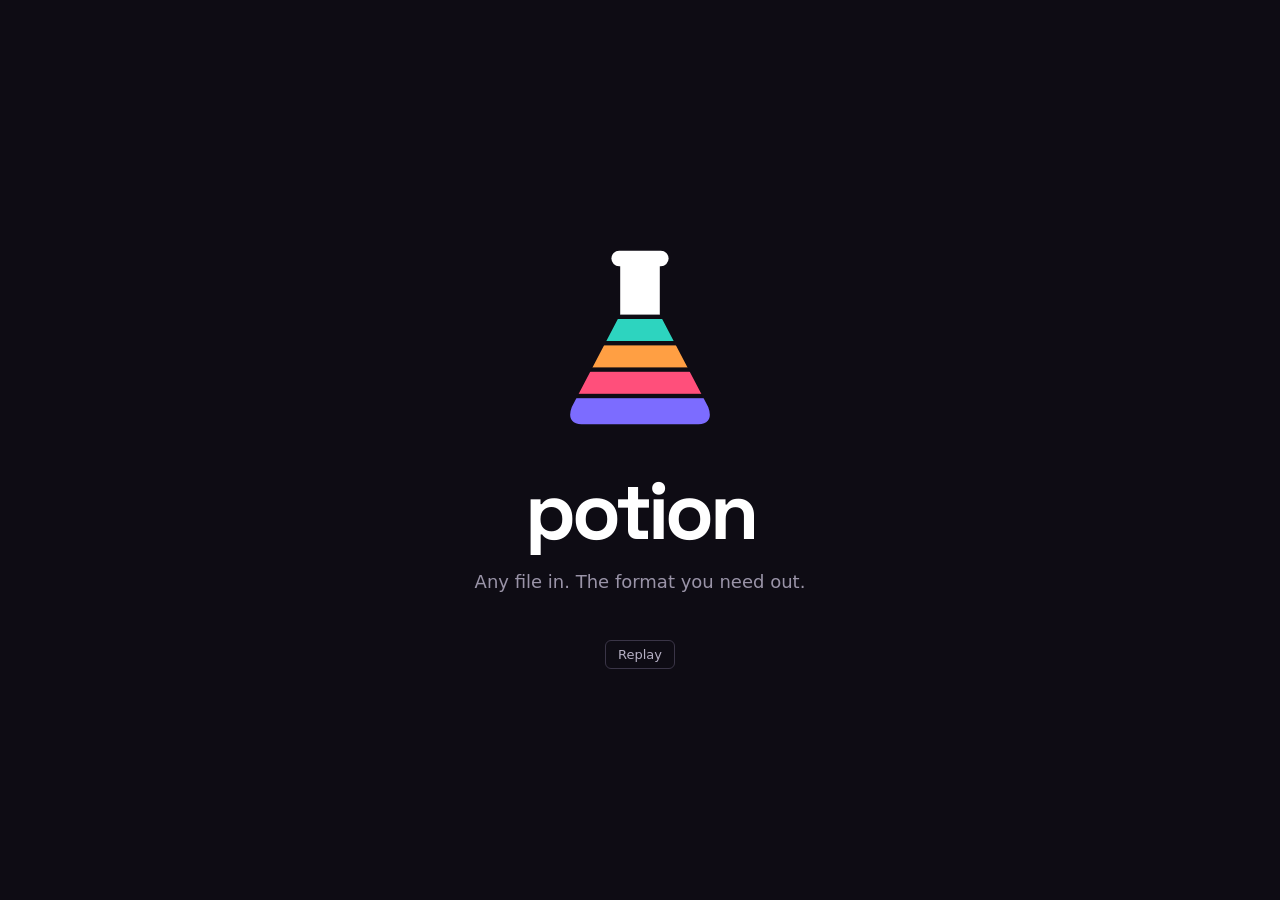
<file: design-system/splash/splash.html>
<!doctype html>
<html lang="en">
<head>
<meta charset="utf-8">
<title>Potion splash animation (reference)</title>
<meta name="viewport" content="width=device-width,initial-scale=1">
<style>
@font-face{font-family:'Space Grotesk';font-weight:700;src:url('../fonts/SpaceGrotesk-Bold.woff2') format('woff2');}
html,body{margin:0;height:100%;background:#0E0C14;color:#fff;font-family:-apple-system,'Segoe UI Variable Text','Segoe UI',system-ui,sans-serif}
.stage{height:100%;display:flex;flex-direction:column;align-items:center;justify-content:center;gap:24px}
/* Timeline (ms, one pass = 1300): bands rise bottom->top at 0/150/300/450, each 420 long; neck drops 600-900 (overshoot); wordmark fades 750-1150. */
.band{transform-box:fill-box;opacity:0;animation:rise 420ms cubic-bezier(.2,.8,.2,1) forwards}
.b-docs{animation-delay:0ms} .b-video{animation-delay:150ms} .b-audio{animation-delay:300ms} .b-image{animation-delay:450ms}
.neck{transform-box:fill-box;opacity:0;animation:drop 300ms cubic-bezier(.3,1.3,.5,1) 600ms forwards}
.word{opacity:0;animation:fade 400ms cubic-bezier(.2,.8,.2,1) 750ms forwards}
@keyframes rise{from{transform:translateY(16px);opacity:0}to{transform:none;opacity:1}}
@keyframes drop{from{transform:translateY(-12px);opacity:0}to{transform:none;opacity:1}}
@keyframes fade{from{transform:translateY(10px);opacity:0}to{transform:none;opacity:1}}
@media (prefers-reduced-motion:reduce){.band,.neck,.word{animation:fadeonly 120ms linear forwards!important}@keyframes fadeonly{to{opacity:1}}}
h1{margin:0;font:700 80px/0.9 'Space Grotesk',sans-serif;letter-spacing:-0.05em}
p{margin:0;font-size:18px;color:#9A94A8}
button{margin-top:24px;font:inherit;font-size:13px;color:#B6B0C4;background:transparent;border:1px solid #3A3547;border-radius:6px;padding:6px 12px;cursor:pointer}
</style>
</head>
<body>
<main class="stage" id="stage">
<svg viewBox="0 0 100 100" width="220" height="220" role="img" aria-label="Potion">
<defs><clipPath id="flask"><path d="M41 14 H59 V38 L81 80 Q84 88 75 88 H25 Q16 88 19 80 L41 38 Z"/></clipPath></defs>
<g clip-path="url(#flask)">
<rect class="neck" x="10" y="0" width="80" height="38" fill="#FFFFFF"/>
<rect class="band b-image" x="10" y="40" width="80" height="10" fill="#2DD4BF"/>
<rect class="band b-audio" x="10" y="52" width="80" height="10" fill="#FF9F43"/>
<rect class="band b-video" x="10" y="64" width="80" height="10" fill="#FF4F7B"/>
<rect class="band b-docs" x="10" y="76" width="80" height="14" fill="#7C6CFF"/>
</g>
<rect class="neck" x="37" y="9" width="26" height="7" rx="3.5" fill="#FFFFFF"/>
</svg>
<h1 class="word">potion</h1>
<p class="word">Any file in. The format you need out.</p>
<button type="button" id="replay">Replay</button>
</main>
<script>
function replay(){
  const s=document.getElementById('stage'); const c=s.cloneNode(true); s.replaceWith(c);
  c.querySelector('#replay').addEventListener('click',replay);
}
document.getElementById('replay').addEventListener('click',replay);
</script>
</body>
</html>
</file>
<file: design-system/tokens/tokens.css>
/* Generated by tools/build.py from tokens/tokens.json. Do not edit by hand. */
@font-face{font-family:'Space Grotesk';font-weight:500;font-display:swap;src:url('../fonts/SpaceGrotesk-Medium.woff2') format('woff2');}
@font-face{font-family:'Space Grotesk';font-weight:700;font-display:swap;src:url('../fonts/SpaceGrotesk-Bold.woff2') format('woff2');}

:root{
  --potion-image-fill: #2DD4BF;
  --potion-image-on-fill: #17141F;
  --potion-audio-fill: #FF9F43;
  --potion-audio-on-fill: #17141F;
  --potion-video-fill: #FF4F7B;
  --potion-video-on-fill: #17141F;
  --potion-docs-fill: #7C6CFF;
  --potion-docs-on-fill: #17141F;
  --potion-ink: #17141F;
  --potion-space-0: 0px;
  --potion-space-0_5: 2px;
  --potion-space-1: 4px;
  --potion-space-2: 8px;
  --potion-space-3: 12px;
  --potion-space-4: 16px;
  --potion-space-5: 20px;
  --potion-space-6: 24px;
  --potion-space-8: 32px;
  --potion-space-10: 40px;
  --potion-space-12: 48px;
  --potion-space-16: 64px;
  --potion-radius-xs: 4px;
  --potion-radius-md: 8px;
  --potion-radius-lg: 12px;
  --potion-radius-xl: 16px;
  --potion-radius-full: 999px;
  --potion-radius-sm: 6px;
  --potion-duration-instant: 0ms;
  --potion-duration-fast: 120ms;
  --potion-duration-base: 200ms;
  --potion-duration-slow: 320ms;
  --potion-duration-splashOnce: 1300ms;
  --potion-ease-standard: cubic-bezier(0.2, 0.8, 0.2, 1.0);
  --potion-ease-emphasized: cubic-bezier(0.3, 1.3, 0.5, 1.0);
  --potion-ease-exit: cubic-bezier(0.4, 0.0, 1.0, 1.0);
  --potion-font-ui: -apple-system, BlinkMacSystemFont, 'Segoe UI Variable Text', 'Segoe UI', system-ui, sans-serif;
  --potion-font-mono: ui-monospace, 'SF Mono', 'Cascadia Mono', Consolas, monospace;
  --potion-font-brand: 'Space Grotesk', var(--potion-font-ui);
  color-scheme: light dark;
  --potion-background: #F7F6FA;
  --potion-surface: #FFFFFF;
  --potion-surfaceRaised: #EFEDF3;
  --potion-surfaceSunken: #ECEAF1;
  --potion-border: #E4E1EA;
  --potion-borderStrong: #C9C4D3;
  --potion-textPrimary: #17141F;
  --potion-textSecondary: #4D475A;
  --potion-textTertiary: #6B6577;
  --potion-textDisabled: #A8A3B3;
  --potion-success: #12804A;
  --potion-warning: #8F5F00;
  --potion-error: #C62A2F;
  --potion-scrim: #17141F66;
  --potion-accent: #17141F;
  --potion-image-text: #197C70;
  --potion-image-tint: #E2F9F6;
  --potion-audio-text: #B15600;
  --potion-audio-tint: #FFF2E5;
  --potion-video-text: #E00038;
  --potion-video-tint: #FFE6ED;
  --potion-docs-text: #6553FF;
  --potion-docs-tint: #EDEAFF;
  --potion-neck: #17141F;
  --potion-shadow-popover: 0px 8px 24px 0px #17141F1F;
}
@media (prefers-color-scheme: dark){:root:not([data-theme="light"]){
  --potion-background: #0E0C14;
  --potion-surface: #17141F;
  --potion-surfaceRaised: #211D2B;
  --potion-surfaceSunken: #0B0A10;
  --potion-border: #2E2939;
  --potion-borderStrong: #8A849C;
  --potion-textPrimary: #FFFFFF;
  --potion-textSecondary: #B6B0C4;
  --potion-textTertiary: #9A94A8;
  --potion-textDisabled: #5E5869;
  --potion-success: #3DD68C;
  --potion-warning: #FFC53D;
  --potion-error: #FF6B6B;
  --potion-scrim: #000000B3;
  --potion-accent: #FFFFFF;
  --potion-image-text: #2DD4BF;
  --potion-image-tint: #1B373C;
  --potion-audio-text: #FF9F43;
  --potion-audio-tint: #412D25;
  --potion-video-text: #FF4F7B;
  --potion-video-tint: #411F30;
  --potion-docs-text: #7C6CFF;
  --potion-docs-tint: #292447;
  --potion-neck: #FFFFFF;
  --potion-shadow-popover: 0px 8px 24px 0px #00000059;
}}
[data-theme="dark"]{
  --potion-background: #0E0C14;
  --potion-surface: #17141F;
  --potion-surfaceRaised: #211D2B;
  --potion-surfaceSunken: #0B0A10;
  --potion-border: #2E2939;
  --potion-borderStrong: #8A849C;
  --potion-textPrimary: #FFFFFF;
  --potion-textSecondary: #B6B0C4;
  --potion-textTertiary: #9A94A8;
  --potion-textDisabled: #5E5869;
  --potion-success: #3DD68C;
  --potion-warning: #FFC53D;
  --potion-error: #FF6B6B;
  --potion-scrim: #000000B3;
  --potion-accent: #FFFFFF;
  --potion-image-text: #2DD4BF;
  --potion-image-tint: #1B373C;
  --potion-audio-text: #FF9F43;
  --potion-audio-tint: #412D25;
  --potion-video-text: #FF4F7B;
  --potion-video-tint: #411F30;
  --potion-docs-text: #7C6CFF;
  --potion-docs-tint: #292447;
  --potion-neck: #FFFFFF;
  --potion-shadow-popover: 0px 8px 24px 0px #00000059;
}
[data-theme="light"]{
  --potion-background: #F7F6FA;
  --potion-surface: #FFFFFF;
  --potion-surfaceRaised: #EFEDF3;
  --potion-surfaceSunken: #ECEAF1;
  --potion-border: #E4E1EA;
  --potion-borderStrong: #C9C4D3;
  --potion-textPrimary: #17141F;
  --potion-textSecondary: #4D475A;
  --potion-textTertiary: #6B6577;
  --potion-textDisabled: #A8A3B3;
  --potion-success: #12804A;
  --potion-warning: #8F5F00;
  --potion-error: #C62A2F;
  --potion-scrim: #17141F66;
  --potion-accent: #17141F;
  --potion-image-text: #197C70;
  --potion-image-tint: #E2F9F6;
  --potion-audio-text: #B15600;
  --potion-audio-tint: #FFF2E5;
  --potion-video-text: #E00038;
  --potion-video-tint: #FFE6ED;
  --potion-docs-text: #6553FF;
  --potion-docs-tint: #EDEAFF;
  --potion-neck: #17141F;
  --potion-shadow-popover: 0px 8px 24px 0px #17141F1F;
}
@media (prefers-reduced-motion: reduce){:root{--potion-duration-fast:0ms;--potion-duration-base:0ms;--potion-duration-slow:0ms;}}
</file>
